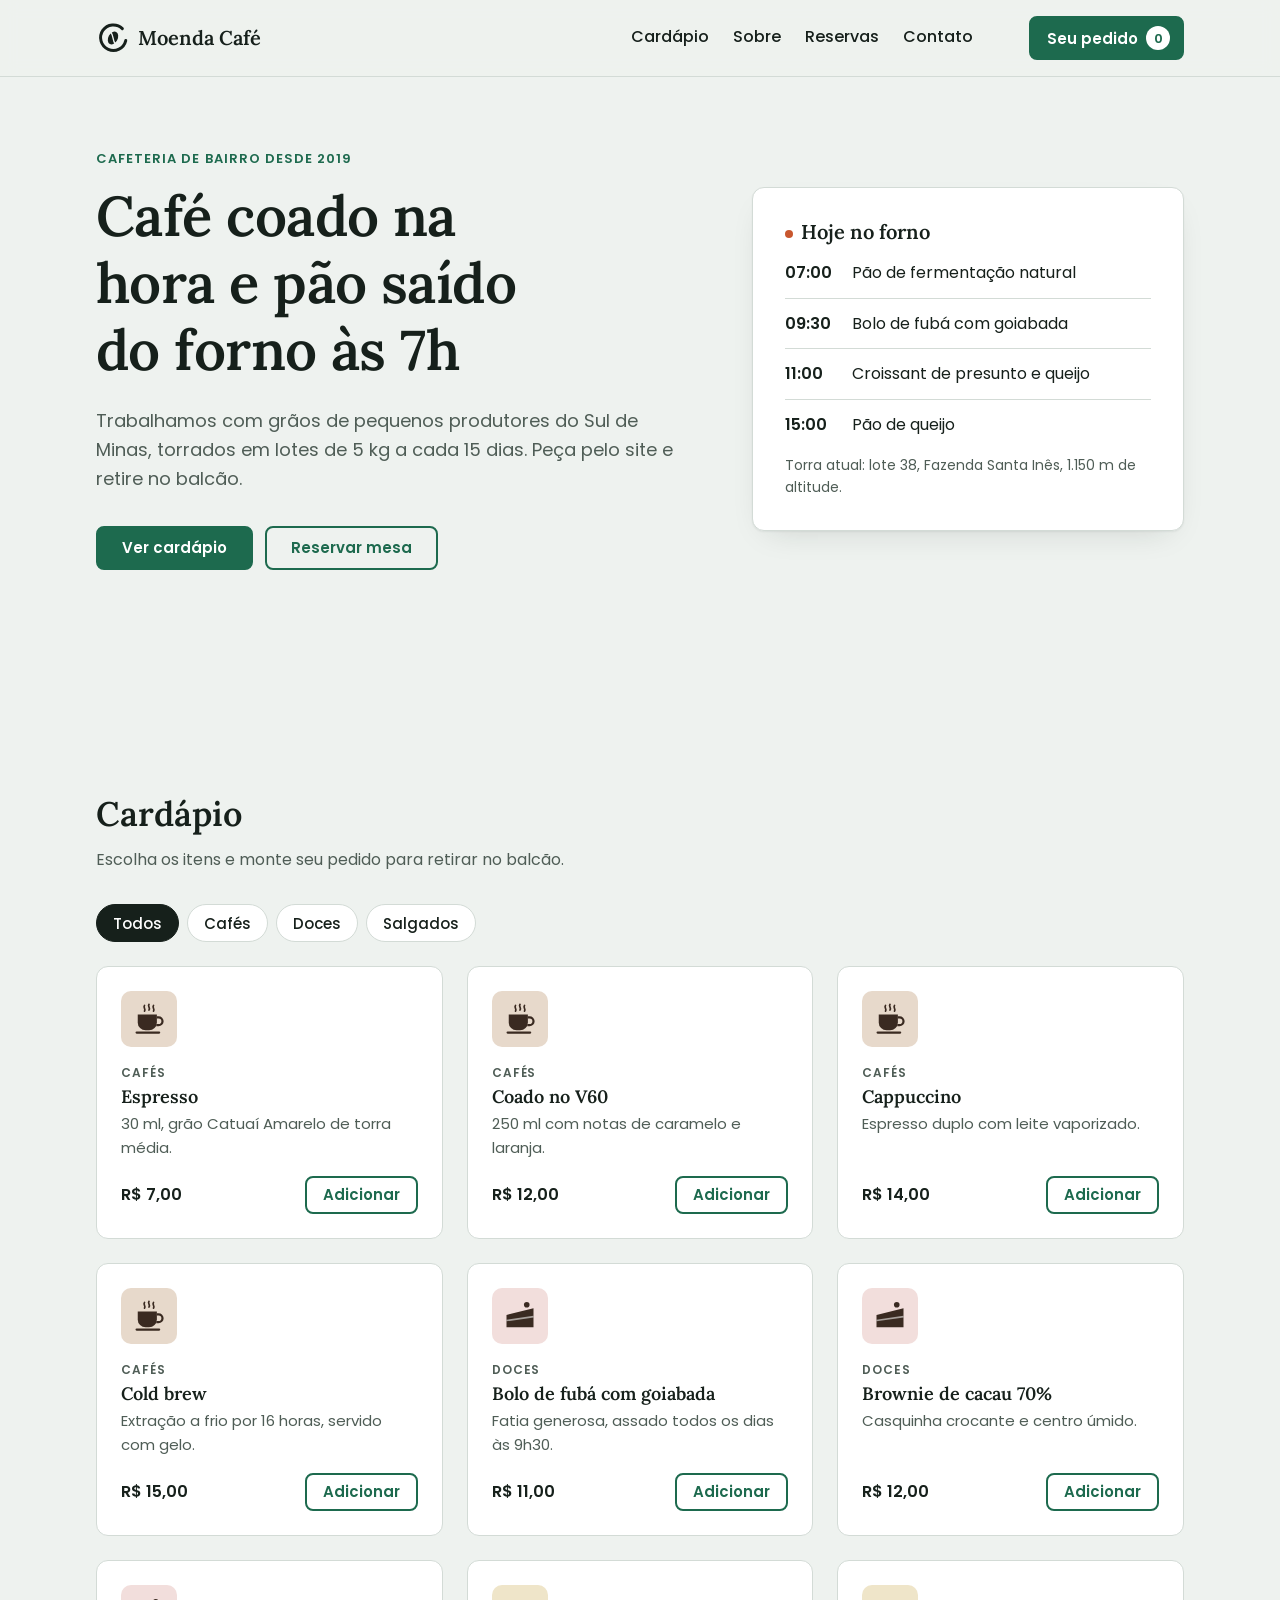
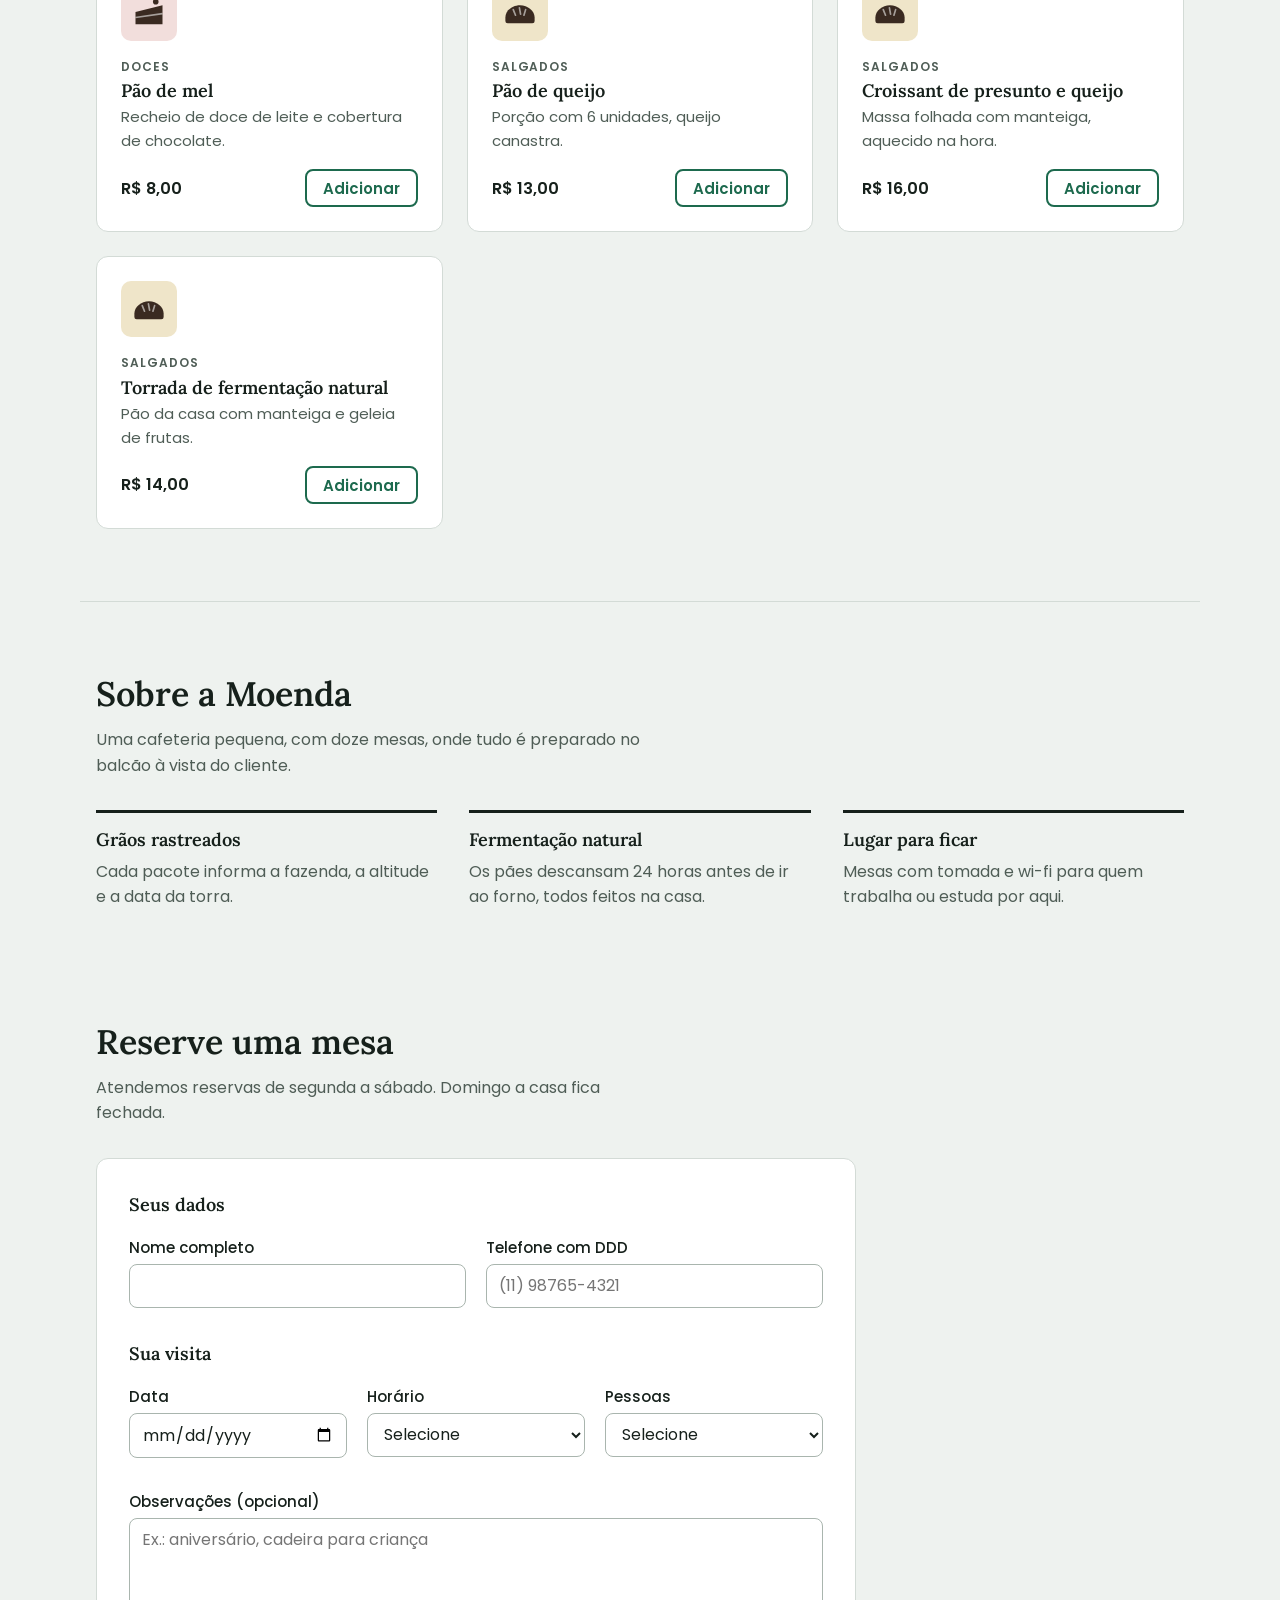
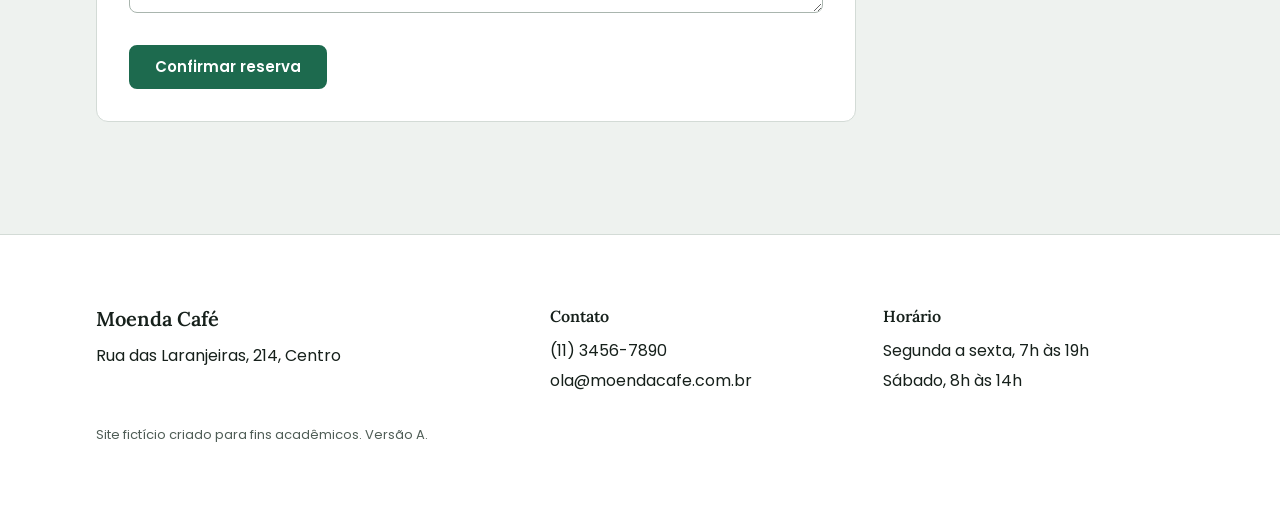
<file: index.html>
<!doctype html>
<html lang="pt-BR">
<head>
<meta charset="utf-8">
<meta name="viewport" content="width=device-width, initial-scale=1">
<title>Moenda Café</title>
<meta name="robots" content="noindex">
<style>
  body { margin: 0; min-height: 100vh; display: grid; place-items: center;
         font: 16px/1.5 system-ui, -apple-system, "Segoe UI", Roboto, sans-serif;
         background: #F4F4F2; color: #222; padding: 16px; box-sizing: border-box; }
  p { margin: 0; }
</style>
<script>
  /* Sorteia a versão do site (A ou B) para cada participante.
     - O sorteio fica guardado no navegador, então quem recarregar
       a página continua na mesma versão.
     - Para forçar uma versão, use ?v=a ou ?v=b no endereço. */
  (function () {
    var v = (new URLSearchParams(location.search).get("v") || "").toLowerCase();
    if (v !== "a" && v !== "b") {
      try { v = localStorage.getItem("moenda-versao") || ""; } catch (e) {}
    }
    if (v !== "a" && v !== "b") v = Math.random() < 0.5 ? "a" : "b";
    try { localStorage.setItem("moenda-versao", v); } catch (e) {}
    location.replace(v + "/");
  })();
</script>
</head>
<body>
  <p>Abrindo o site da Moenda Café…</p>
  <noscript><p><a href="a/">Abrir o site</a></p></noscript>
</body>
</html>
</file>
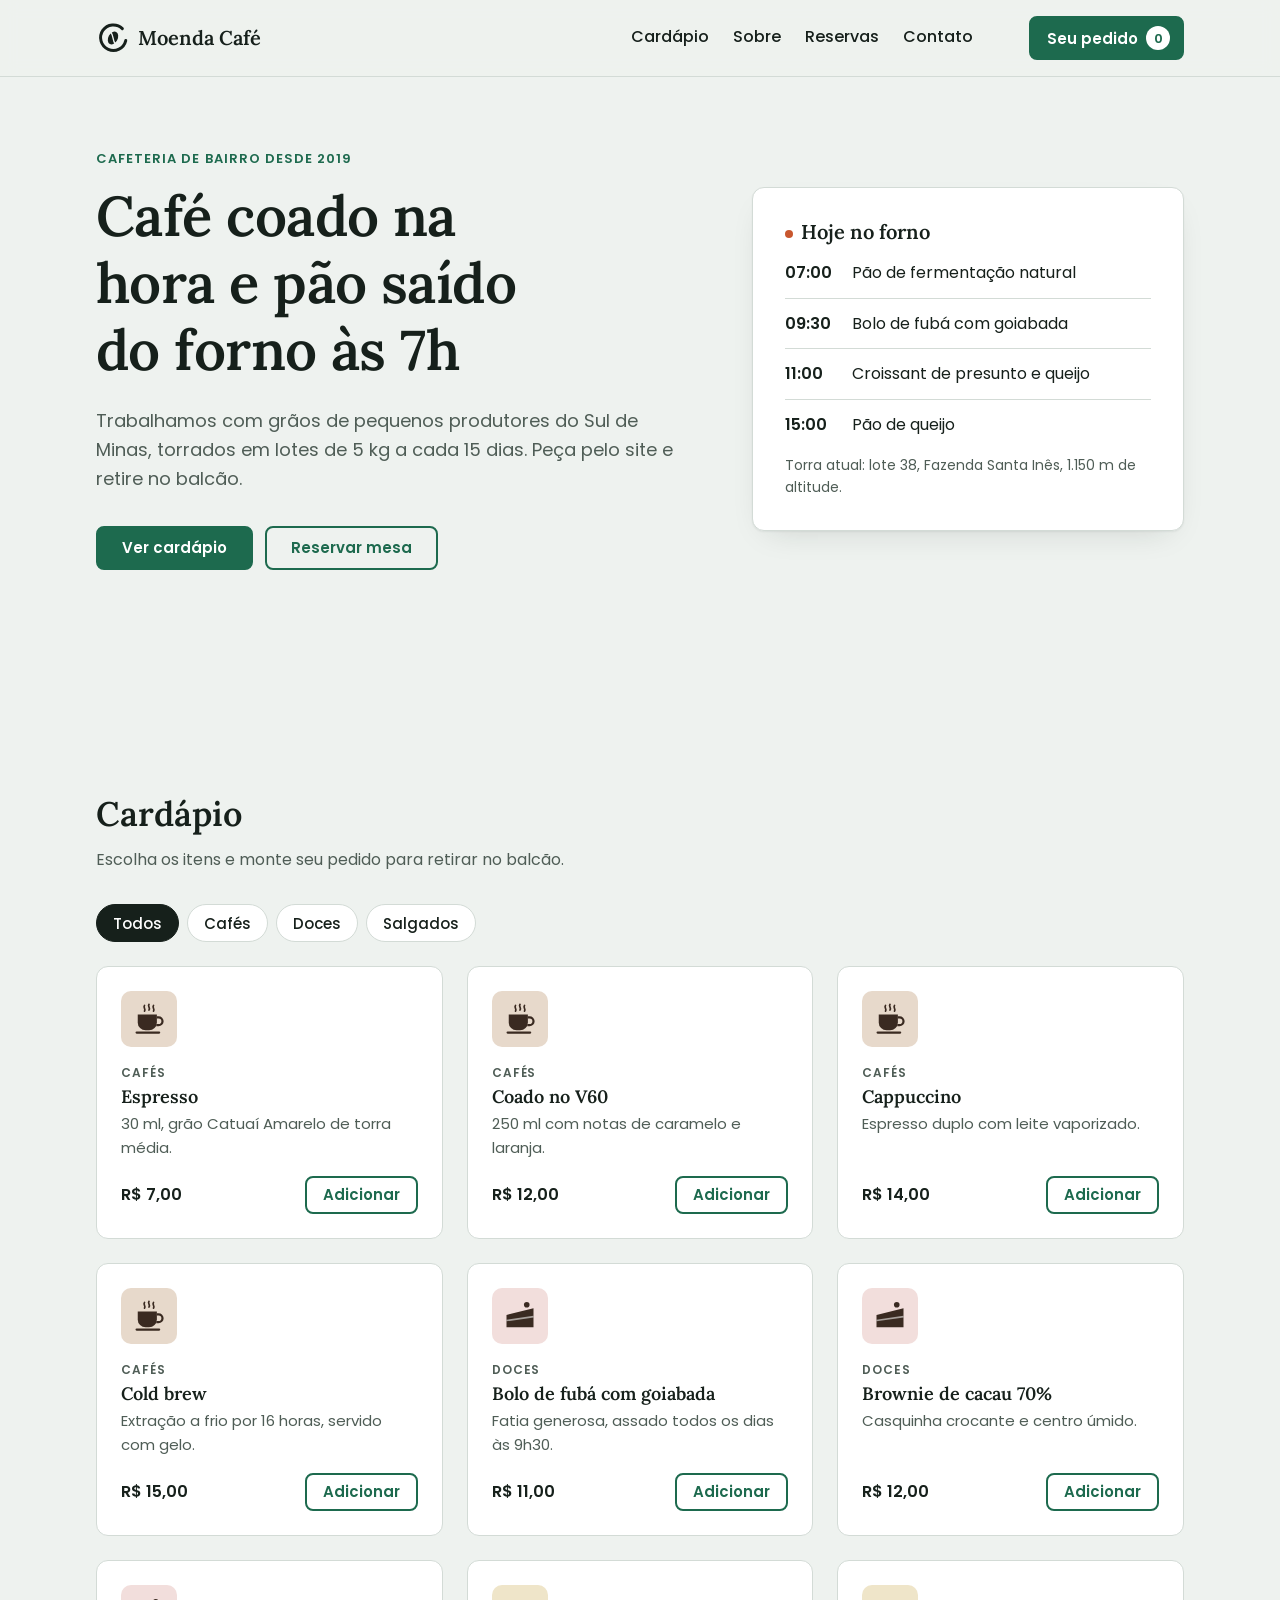
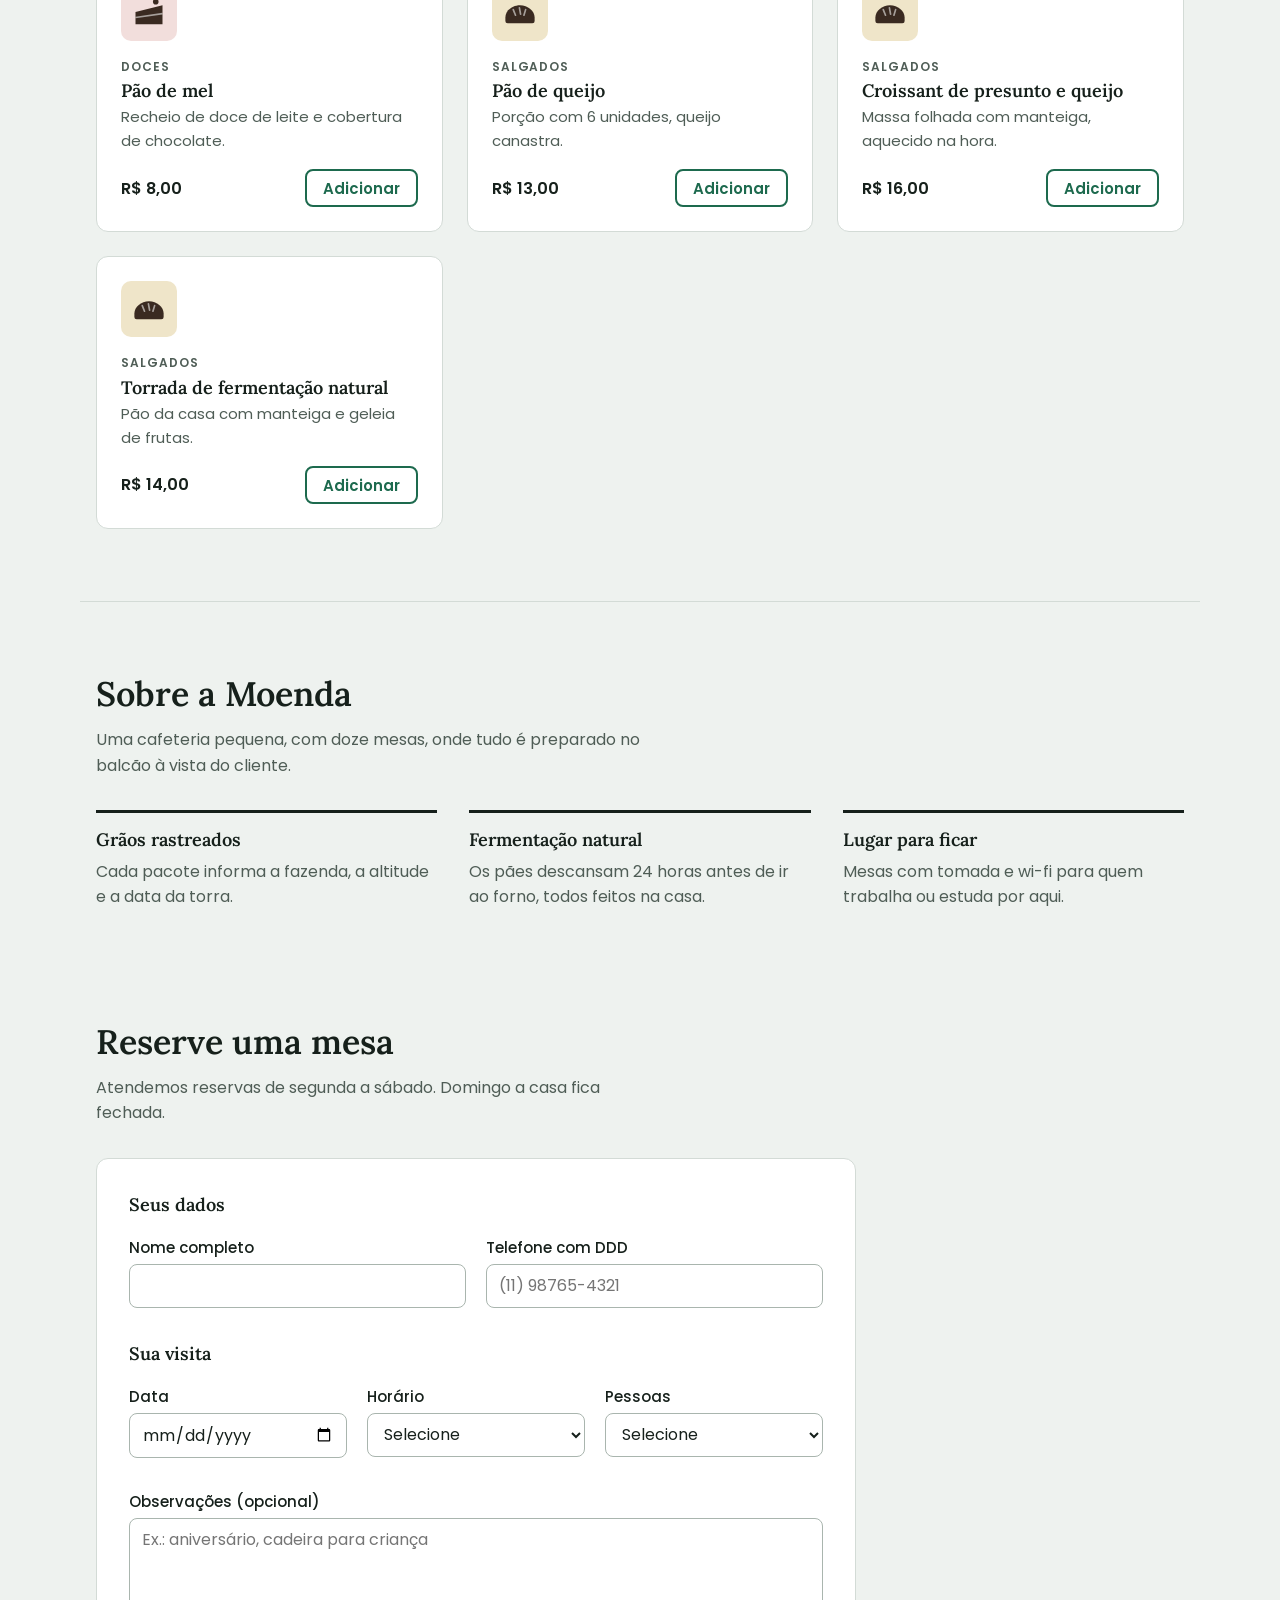
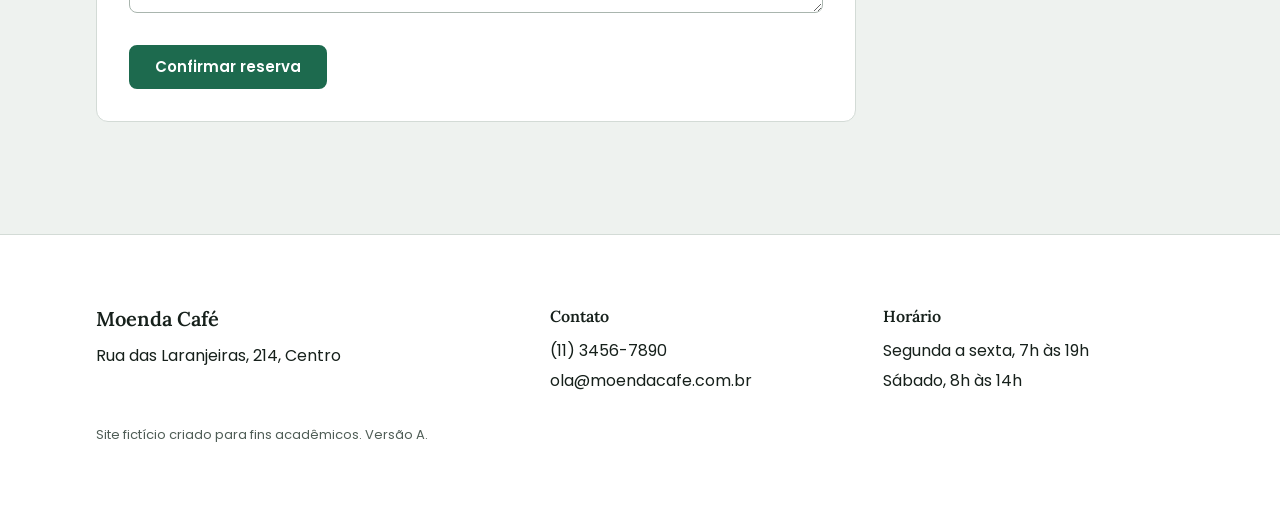
<file: a/index.html>
<!doctype html>
<html lang="pt-BR">
<head>
<meta charset="utf-8">
<meta name="viewport" content="width=device-width, initial-scale=1, viewport-fit=cover">
<title>Moenda Café</title>
<meta name="claude:viewport-fit-sides" content="cover">
<meta name="description" content="Site fictício da Moenda Café, desenvolvido para um TCC sobre Gestalt no design de UX/UI.">
<link rel="preconnect" href="https://fonts.googleapis.com">
<link rel="preconnect" href="https://fonts.gstatic.com" crossorigin>
<link rel="stylesheet" href="https://fonts.googleapis.com/css2?family=Lora:wght@600&family=Poppins:wght@400;500;600&display=swap">
<link rel="stylesheet" href="css/1-estrutura-proximidade.css">
<link rel="stylesheet" href="css/2-semelhanca-regiao.css">
<link rel="stylesheet" href="css/3-figura-fundo-hierarquia.css">
<script type="text/javascript">
    (function(c,l,a,r,i,t,y){
        c[a]=c[a]||function(){(c[a].q=c[a].q||[]).push(arguments)};
        t=l.createElement(r);t.async=1;t.src="https://www.clarity.ms/tag/"+i;
        y=l.getElementsByTagName(r)[0];y.parentNode.insertBefore(t,y);
    })(window, document, "clarity", "script", "zb5j0ti034");
    clarity("set", "versao", "A");
</script>
</head>
<body>

<a class="pular" href="#cardapio">Pular para o cardápio</a>

<header class="topo">
  <div class="topo-in">
    <a class="marca" href="#inicio" aria-label="Moenda Café, início">
      <svg class="logo" width="34" height="34" viewBox="0 0 40 40" aria-hidden="true">
        <path d="M31 9 A15 15 0 1 0 35 23" fill="none" stroke="currentColor" stroke-width="3.5" stroke-linecap="round"/>
        <ellipse cx="20" cy="20" rx="5.5" ry="8" transform="rotate(28 20 20)" fill="currentColor"/>
        <path class="logo-fenda" d="M17.5 13.5 C21 17 19 22 22.5 26.5" fill="none" stroke-width="1.6" stroke-linecap="round"/>
      </svg>
      <span class="marca-nome">Moenda Café</span>
    </a>
    <nav class="menu" aria-label="Principal">
      <a href="#cardapio">Cardápio</a>
      <a href="#sobre">Sobre</a>
      <a href="#reserva">Reservas</a>
      <a href="#contato">Contato</a>
    </nav>
    <button type="button" class="btn-pedido" id="abrir-pedido" aria-controls="painel-pedido" aria-expanded="false">
      Seu pedido <span class="contador" id="contador">0</span>
    </button>
  </div>
</header>

<main>
  <section id="inicio" class="hero">
    <div class="hero-in">
      <div class="hero-texto">
        <p class="sobretitulo">Cafeteria de bairro desde 2019</p>
        <h1>Café coado na hora e pão saído do forno às 7h</h1>
        <p class="hero-lead">Trabalhamos com grãos de pequenos produtores do Sul de Minas, torrados em lotes de 5 kg a cada 15 dias. Peça pelo site e retire no balcão.</p>
        <div class="hero-acoes">
          <a class="btn btn-primario" href="#cardapio">Ver cardápio</a>
          <a class="btn btn-secundario" href="#reserva">Reservar mesa</a>
        </div>
      </div>
      <aside class="forno" aria-label="Fornadas de hoje">
        <h2 class="forno-titulo">Hoje no forno</h2>
        <ol class="forno-lista">
          <li><span class="forno-hora">07:00</span> <span>Pão de fermentação natural</span></li>
          <li><span class="forno-hora">09:30</span> <span>Bolo de fubá com goiabada</span></li>
          <li><span class="forno-hora">11:00</span> <span>Croissant de presunto e queijo</span></li>
          <li><span class="forno-hora">15:00</span> <span>Pão de queijo</span></li>
        </ol>
        <p class="forno-nota">Torra atual: lote 38, Fazenda Santa Inês, 1.150 m de altitude.</p>
      </aside>
    </div>
  </section>

  <section id="cardapio" class="secao cardapio">
    <div class="secao-in">
      <div class="secao-cab">
        <h2>Cardápio</h2>
        <p>Escolha os itens e monte seu pedido para retirar no balcão.</p>
      </div>
      <div class="filtros" role="group" aria-label="Filtrar cardápio">
        <button type="button" class="filtro ativo" data-filtro="todos" aria-pressed="true">Todos</button>
        <button type="button" class="filtro" data-filtro="cafes" aria-pressed="false">Cafés</button>
        <button type="button" class="filtro" data-filtro="doces" aria-pressed="false">Doces</button>
        <button type="button" class="filtro" data-filtro="salgados" aria-pressed="false">Salgados</button>
      </div>
      <ul class="produtos" id="produtos"></ul>
    </div>
  </section>

  <section id="sobre" class="secao sobre">
    <div class="secao-in">
      <div class="secao-cab">
        <h2>Sobre a Moenda</h2>
        <p>Uma cafeteria pequena, com doze mesas, onde tudo é preparado no balcão à vista do cliente.</p>
      </div>
      <ul class="diferenciais">
        <li>
          <h3>Grãos rastreados</h3>
          <p>Cada pacote informa a fazenda, a altitude e a data da torra.</p>
        </li>
        <li>
          <h3>Fermentação natural</h3>
          <p>Os pães descansam 24 horas antes de ir ao forno, todos feitos na casa.</p>
        </li>
        <li>
          <h3>Lugar para ficar</h3>
          <p>Mesas com tomada e wi-fi para quem trabalha ou estuda por aqui.</p>
        </li>
      </ul>
    </div>
  </section>

  <section id="reserva" class="secao reserva">
    <div class="secao-in">
      <div class="secao-cab">
        <h2>Reserve uma mesa</h2>
        <p>Atendemos reservas de segunda a sábado. Domingo a casa fica fechada.</p>
      </div>
      <form id="form-reserva" class="form" novalidate data-clarity-mask="True">
        <fieldset class="grupo">
          <legend>Seus dados</legend>
          <div class="campo">
            <label for="nome">Nome completo</label>
            <input id="nome" name="nome" type="text" autocomplete="name" aria-describedby="erro-nome">
            <p class="erro" id="erro-nome"></p>
          </div>
          <div class="campo">
            <label for="telefone">Telefone com DDD</label>
            <input id="telefone" name="telefone" type="tel" autocomplete="tel" inputmode="tel" placeholder="(11) 98765-4321" aria-describedby="erro-telefone">
            <p class="erro" id="erro-telefone"></p>
          </div>
        </fieldset>
        <fieldset class="grupo">
          <legend>Sua visita</legend>
          <div class="campo">
            <label for="data">Data</label>
            <input id="data" name="data" type="date" aria-describedby="erro-data">
            <p class="erro" id="erro-data"></p>
          </div>
          <div class="campo">
            <label for="horario">Horário</label>
            <select id="horario" name="horario" aria-describedby="erro-horario">
              <option value="">Selecione</option>
              <option>08:00</option><option>09:00</option><option>10:00</option><option>11:00</option>
              <option>12:00</option><option>13:00</option><option>14:00</option><option>15:00</option>
              <option>16:00</option><option>17:00</option><option>18:00</option>
            </select>
            <p class="erro" id="erro-horario"></p>
          </div>
          <div class="campo">
            <label for="pessoas">Pessoas</label>
            <select id="pessoas" name="pessoas" aria-describedby="erro-pessoas">
              <option value="">Selecione</option>
              <option>1</option><option>2</option><option>3</option><option>4</option><option>5</option><option>6</option>
            </select>
            <p class="erro" id="erro-pessoas"></p>
          </div>
        </fieldset>
        <div class="campo campo-obs">
          <label for="obs">Observações (opcional)</label>
          <textarea id="obs" name="obs" rows="3" placeholder="Ex.: aniversário, cadeira para criança"></textarea>
        </div>
        <div class="form-acoes">
          <button type="submit" class="btn btn-primario">Confirmar reserva</button>
        </div>
        <p class="reserva-ok" id="reserva-ok" role="status" hidden></p>
      </form>
    </div>
  </section>
</main>

<footer id="contato" class="rodape">
  <div class="rodape-in">
    <div class="rodape-col">
      <h2>Moenda Café</h2>
      <p>Rua das Laranjeiras, 214, Centro</p>
    </div>
    <div class="rodape-col">
      <h3>Contato</h3>
      <p>(11) 3456-7890</p>
      <p>ola@moendacafe.com.br</p>
    </div>
    <div class="rodape-col">
      <h3>Horário</h3>
      <p>Segunda a sexta, 7h às 19h</p>
      <p>Sábado, 8h às 14h</p>
    </div>
    <p class="rodape-nota">Site fictício criado para fins acadêmicos. Versão A.</p>
  </div>
</footer>

<div class="veu" id="veu" hidden></div>
<aside class="painel" id="painel-pedido" aria-label="Seu pedido" hidden>
  <div class="painel-cab">
    <h2>Seu pedido</h2>
    <button type="button" class="fechar" id="fechar-pedido">Fechar</button>
  </div>
  <p class="pedido-vazio" id="pedido-vazio">Seu pedido está vazio. Adicione itens pelo cardápio.</p>
  <ul class="itens" id="itens-pedido"></ul>
  <div class="painel-rodape">
    <div class="total"><span>Total</span><span id="total">R$ 0,00</span></div>
    <button type="button" class="btn btn-primario btn-largo" id="finalizar">Finalizar pedido</button>
    <p class="pedido-ok" id="pedido-ok" role="status" hidden></p>
  </div>
</aside>
<div class="aviso" id="aviso" role="status" aria-live="polite"></div>

<script src="js/app.js"></script>
</body>
</html>
</file>
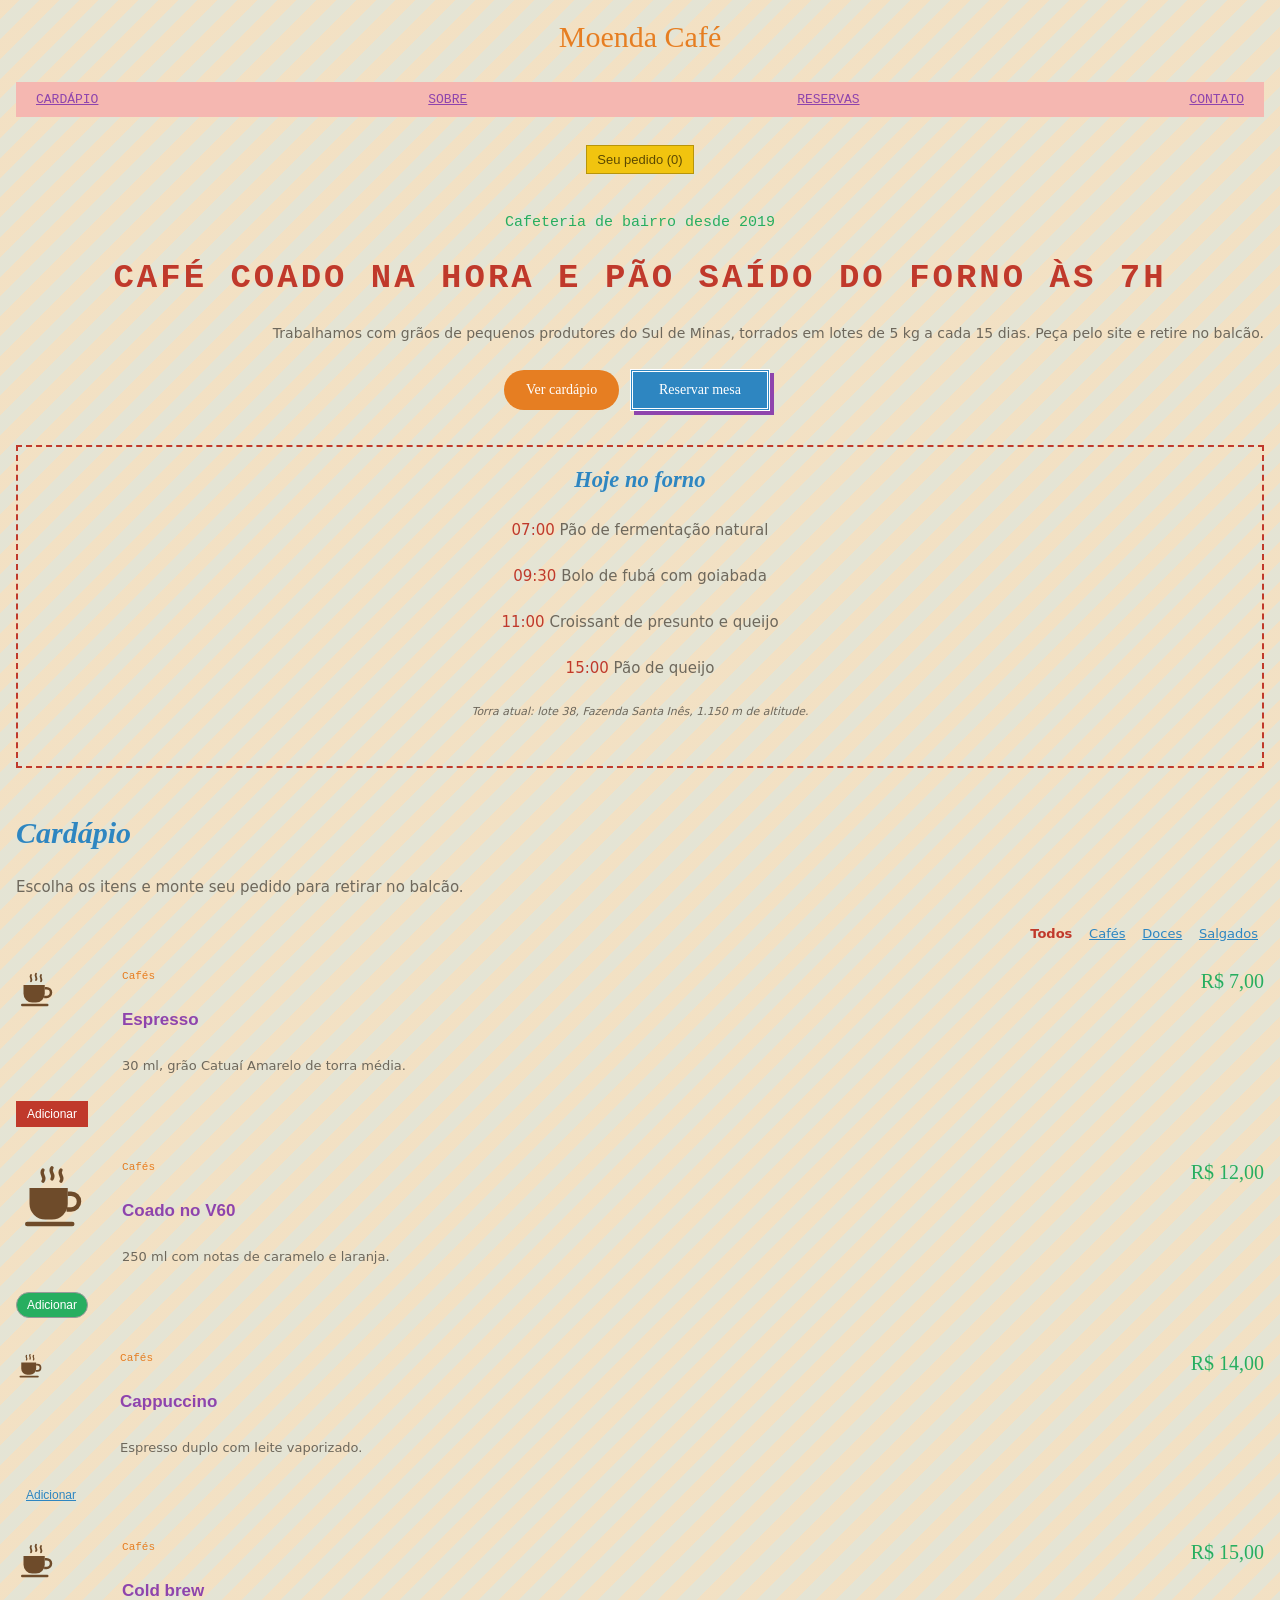
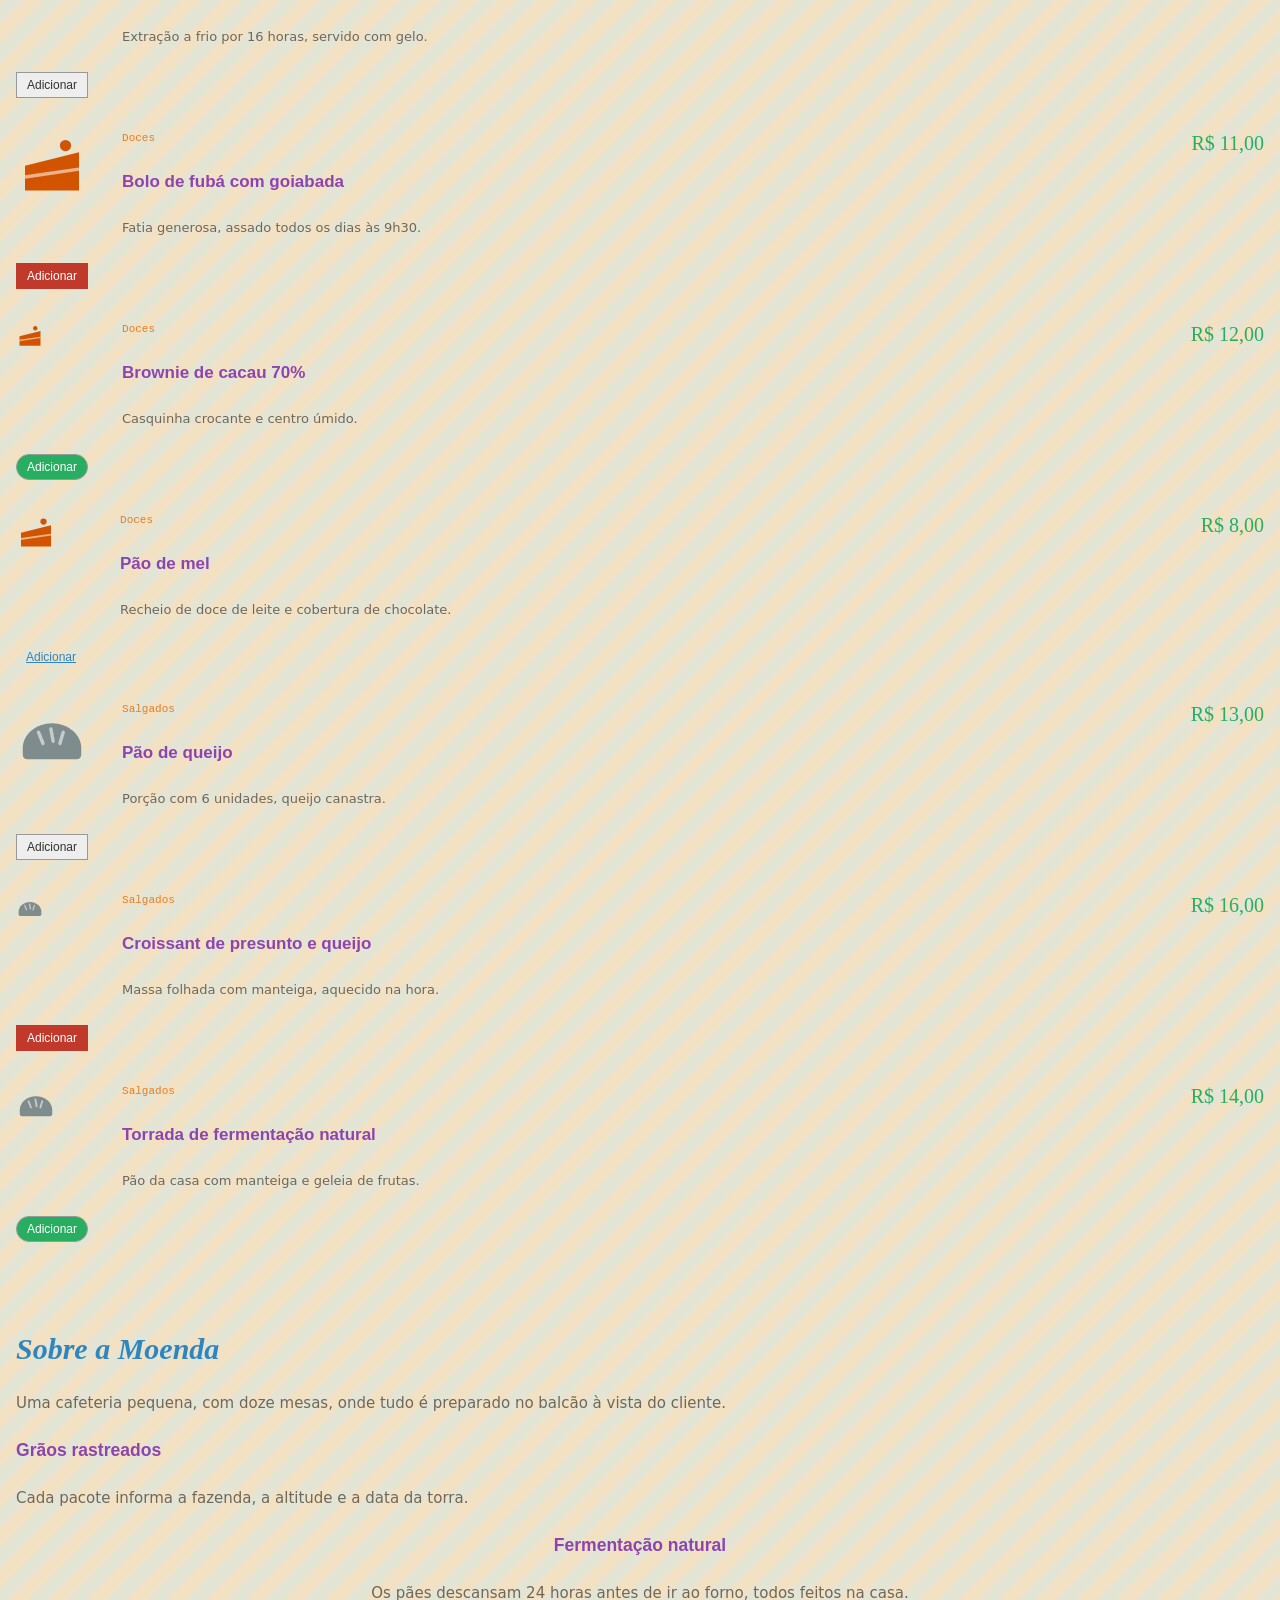
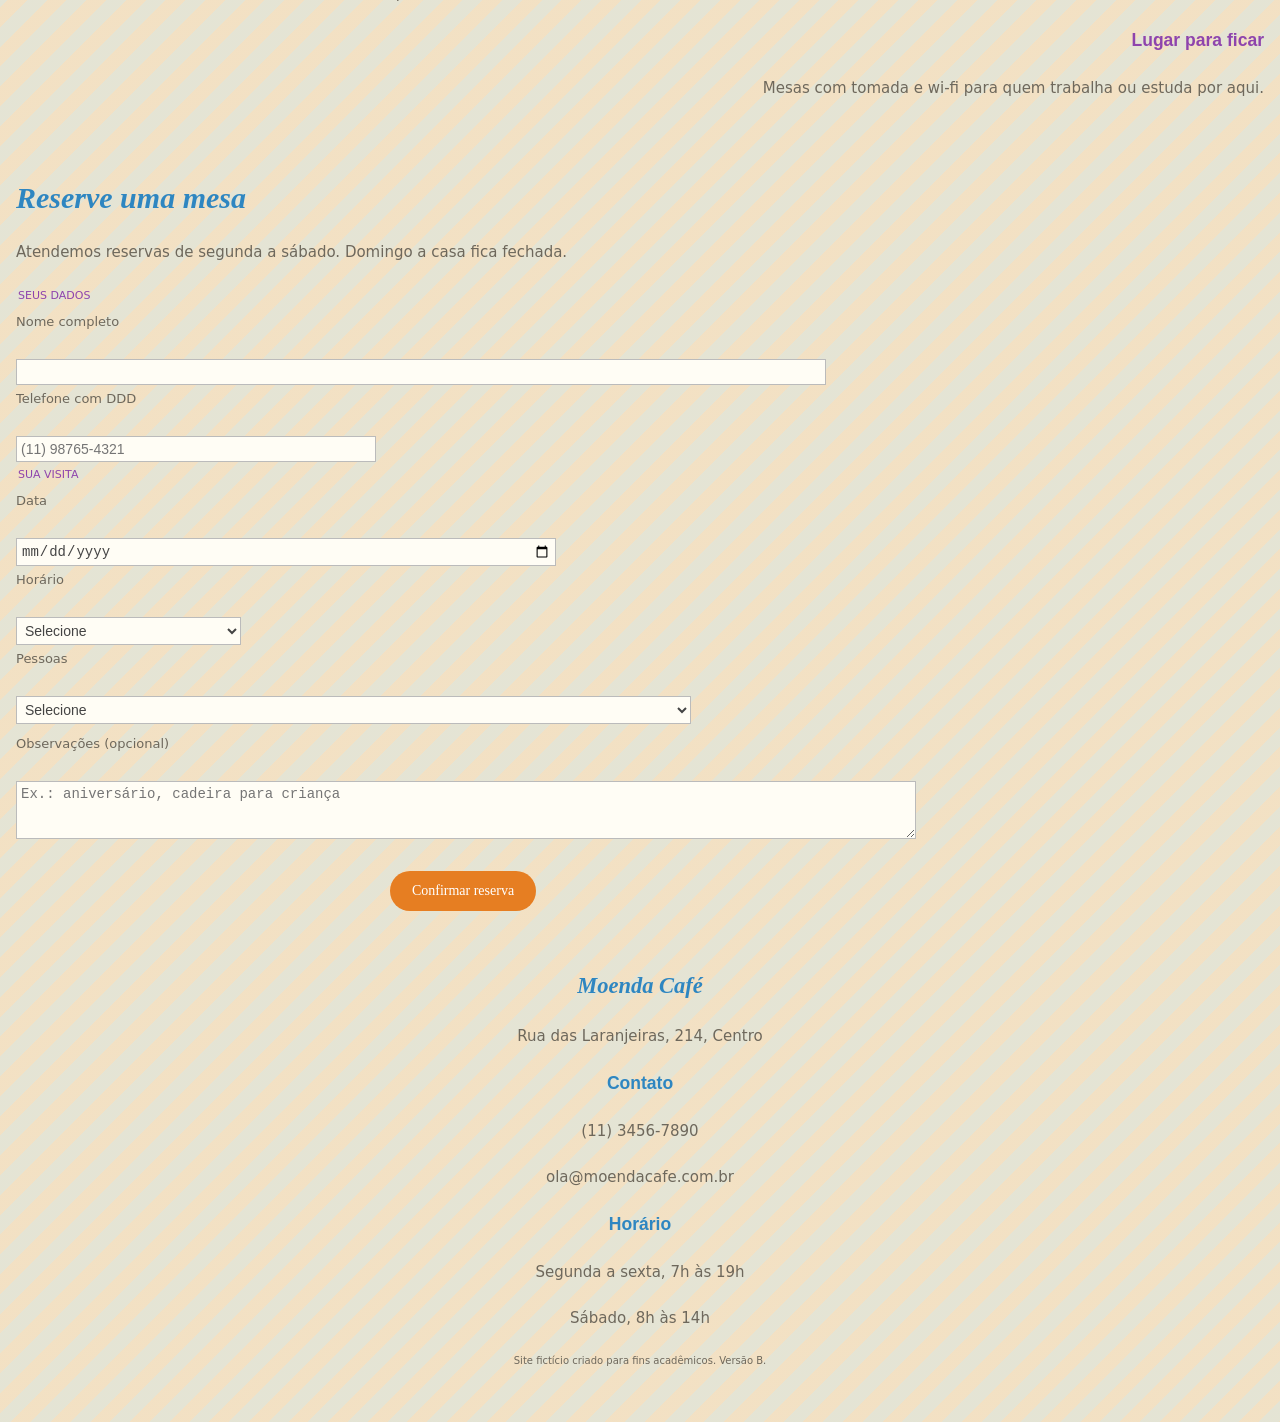
<file: b/index.html>
<!doctype html>
<html lang="pt-BR">
<head>
<meta charset="utf-8">
<meta name="viewport" content="width=device-width, initial-scale=1, viewport-fit=cover">
<title>Moenda Café</title>
<meta name="claude:viewport-fit-sides" content="cover">
<meta name="description" content="Site fictício da Moenda Café, desenvolvido para um TCC sobre Gestalt no design de UX/UI.">

<link rel="stylesheet" href="css/1-cores-fontes.css">
<link rel="stylesheet" href="css/2-layout.css">
<script type="text/javascript">
    (function(c,l,a,r,i,t,y){
        c[a]=c[a]||function(){(c[a].q=c[a].q||[]).push(arguments)};
        t=l.createElement(r);t.async=1;t.src="https://www.clarity.ms/tag/"+i;
        y=l.getElementsByTagName(r)[0];y.parentNode.insertBefore(t,y);
    })(window, document, "clarity", "script", "zb5j0ti034");
    clarity("set", "versao", "B");
</script>
</head>
<body>

<a class="pular" href="#cardapio">Pular para o cardápio</a>

<header class="topo">
  <div class="topo-in">
    <a class="marca" href="#inicio" aria-label="Moenda Café, início">
      <svg class="logo" width="34" height="34" viewBox="0 0 40 40" aria-hidden="true">
        <path d="M31 9 A15 15 0 1 0 35 23" fill="none" stroke="currentColor" stroke-width="3.5" stroke-linecap="round"/>
        <ellipse cx="20" cy="20" rx="5.5" ry="8" transform="rotate(28 20 20)" fill="currentColor"/>
        <path class="logo-fenda" d="M17.5 13.5 C21 17 19 22 22.5 26.5" fill="none" stroke-width="1.6" stroke-linecap="round"/>
      </svg>
      <span class="marca-nome">Moenda Café</span>
    </a>
    <nav class="menu" aria-label="Principal">
      <a href="#cardapio">Cardápio</a>
      <a href="#sobre">Sobre</a>
      <a href="#reserva">Reservas</a>
      <a href="#contato">Contato</a>
    </nav>
    <button type="button" class="btn-pedido" id="abrir-pedido" aria-controls="painel-pedido" aria-expanded="false">
      Seu pedido <span class="contador" id="contador">0</span>
    </button>
  </div>
</header>

<main>
  <section id="inicio" class="hero">
    <div class="hero-in">
      <div class="hero-texto">
        <p class="sobretitulo">Cafeteria de bairro desde 2019</p>
        <h1>Café coado na hora e pão saído do forno às 7h</h1>
        <p class="hero-lead">Trabalhamos com grãos de pequenos produtores do Sul de Minas, torrados em lotes de 5 kg a cada 15 dias. Peça pelo site e retire no balcão.</p>
        <div class="hero-acoes">
          <a class="btn btn-primario" href="#cardapio">Ver cardápio</a>
          <a class="btn btn-secundario" href="#reserva">Reservar mesa</a>
        </div>
      </div>
      <aside class="forno" aria-label="Fornadas de hoje">
        <h2 class="forno-titulo">Hoje no forno</h2>
        <ol class="forno-lista">
          <li><span class="forno-hora">07:00</span> <span>Pão de fermentação natural</span></li>
          <li><span class="forno-hora">09:30</span> <span>Bolo de fubá com goiabada</span></li>
          <li><span class="forno-hora">11:00</span> <span>Croissant de presunto e queijo</span></li>
          <li><span class="forno-hora">15:00</span> <span>Pão de queijo</span></li>
        </ol>
        <p class="forno-nota">Torra atual: lote 38, Fazenda Santa Inês, 1.150 m de altitude.</p>
      </aside>
    </div>
  </section>

  <section id="cardapio" class="secao cardapio">
    <div class="secao-in">
      <div class="secao-cab">
        <h2>Cardápio</h2>
        <p>Escolha os itens e monte seu pedido para retirar no balcão.</p>
      </div>
      <div class="filtros" role="group" aria-label="Filtrar cardápio">
        <button type="button" class="filtro ativo" data-filtro="todos" aria-pressed="true">Todos</button>
        <button type="button" class="filtro" data-filtro="cafes" aria-pressed="false">Cafés</button>
        <button type="button" class="filtro" data-filtro="doces" aria-pressed="false">Doces</button>
        <button type="button" class="filtro" data-filtro="salgados" aria-pressed="false">Salgados</button>
      </div>
      <ul class="produtos" id="produtos"></ul>
    </div>
  </section>

  <section id="sobre" class="secao sobre">
    <div class="secao-in">
      <div class="secao-cab">
        <h2>Sobre a Moenda</h2>
        <p>Uma cafeteria pequena, com doze mesas, onde tudo é preparado no balcão à vista do cliente.</p>
      </div>
      <ul class="diferenciais">
        <li>
          <h3>Grãos rastreados</h3>
          <p>Cada pacote informa a fazenda, a altitude e a data da torra.</p>
        </li>
        <li>
          <h3>Fermentação natural</h3>
          <p>Os pães descansam 24 horas antes de ir ao forno, todos feitos na casa.</p>
        </li>
        <li>
          <h3>Lugar para ficar</h3>
          <p>Mesas com tomada e wi-fi para quem trabalha ou estuda por aqui.</p>
        </li>
      </ul>
    </div>
  </section>

  <section id="reserva" class="secao reserva">
    <div class="secao-in">
      <div class="secao-cab">
        <h2>Reserve uma mesa</h2>
        <p>Atendemos reservas de segunda a sábado. Domingo a casa fica fechada.</p>
      </div>
      <form id="form-reserva" class="form" novalidate data-clarity-mask="True">
        <fieldset class="grupo">
          <legend>Seus dados</legend>
          <div class="campo">
            <label for="nome">Nome completo</label>
            <input id="nome" name="nome" type="text" autocomplete="name" aria-describedby="erro-nome">
            <p class="erro" id="erro-nome"></p>
          </div>
          <div class="campo">
            <label for="telefone">Telefone com DDD</label>
            <input id="telefone" name="telefone" type="tel" autocomplete="tel" inputmode="tel" placeholder="(11) 98765-4321" aria-describedby="erro-telefone">
            <p class="erro" id="erro-telefone"></p>
          </div>
        </fieldset>
        <fieldset class="grupo">
          <legend>Sua visita</legend>
          <div class="campo">
            <label for="data">Data</label>
            <input id="data" name="data" type="date" aria-describedby="erro-data">
            <p class="erro" id="erro-data"></p>
          </div>
          <div class="campo">
            <label for="horario">Horário</label>
            <select id="horario" name="horario" aria-describedby="erro-horario">
              <option value="">Selecione</option>
              <option>08:00</option><option>09:00</option><option>10:00</option><option>11:00</option>
              <option>12:00</option><option>13:00</option><option>14:00</option><option>15:00</option>
              <option>16:00</option><option>17:00</option><option>18:00</option>
            </select>
            <p class="erro" id="erro-horario"></p>
          </div>
          <div class="campo">
            <label for="pessoas">Pessoas</label>
            <select id="pessoas" name="pessoas" aria-describedby="erro-pessoas">
              <option value="">Selecione</option>
              <option>1</option><option>2</option><option>3</option><option>4</option><option>5</option><option>6</option>
            </select>
            <p class="erro" id="erro-pessoas"></p>
          </div>
        </fieldset>
        <div class="campo campo-obs">
          <label for="obs">Observações (opcional)</label>
          <textarea id="obs" name="obs" rows="3" placeholder="Ex.: aniversário, cadeira para criança"></textarea>
        </div>
        <div class="form-acoes">
          <button type="submit" class="btn btn-primario">Confirmar reserva</button>
        </div>
        <p class="reserva-ok" id="reserva-ok" role="status" hidden></p>
      </form>
    </div>
  </section>
</main>

<footer id="contato" class="rodape">
  <div class="rodape-in">
    <div class="rodape-col">
      <h2>Moenda Café</h2>
      <p>Rua das Laranjeiras, 214, Centro</p>
    </div>
    <div class="rodape-col">
      <h3>Contato</h3>
      <p>(11) 3456-7890</p>
      <p>ola@moendacafe.com.br</p>
    </div>
    <div class="rodape-col">
      <h3>Horário</h3>
      <p>Segunda a sexta, 7h às 19h</p>
      <p>Sábado, 8h às 14h</p>
    </div>
    <p class="rodape-nota">Site fictício criado para fins acadêmicos. Versão B.</p>
  </div>
</footer>

<div class="veu" id="veu" hidden></div>
<aside class="painel" id="painel-pedido" aria-label="Seu pedido" hidden>
  <div class="painel-cab">
    <h2>Seu pedido</h2>
    <button type="button" class="fechar" id="fechar-pedido">Fechar</button>
  </div>
  <p class="pedido-vazio" id="pedido-vazio">Seu pedido está vazio. Adicione itens pelo cardápio.</p>
  <ul class="itens" id="itens-pedido"></ul>
  <div class="painel-rodape">
    <div class="total"><span>Total</span><span id="total">R$ 0,00</span></div>
    <button type="button" class="btn btn-primario btn-largo" id="finalizar">Finalizar pedido</button>
    <p class="pedido-ok" id="pedido-ok" role="status" hidden></p>
  </div>
</aside>
<div class="aviso" id="aviso" role="status" aria-live="polite"></div>

<script src="js/app.js"></script>
</body>
</html>
</file>
<file: a/css/1-estrutura-proximidade.css>
/* ============================================================
   ETAPA 1 — Estrutura, tipografia e PROXIMIDADE
   Layout: uma coluna central de 1120px, seções empilhadas e
   separadas por grandes respiros; dentro delas, distâncias
   pequenas unem o que pertence ao mesmo grupo.
   ============================================================ */
:root {
  /* Cores (poucas, com uma única cor reservada para ações) */
  --fundo: #EEF2EF;        /* verde-acinzentado claro */
  --superficie: #FFFFFF;
  --tinta: #16201B;        /* texto principal */
  --suave: #4F5D56;        /* texto secundário (contraste 6,1:1 sobre o fundo) */
  --linha: #D3DBD6;
  --acento: #1D6A4E;       /* apenas para ações clicáveis */
  --acento-escuro: #145039;
  --acento-claro: #DCEDE4;
  --cafe: #E7D9CB;  --doce: #F2DEDC;  --salgado: #EFE5C9;
  --icone: #3A2A21;
  --erro: #A3261B;

  /* Tipografia: uma serifada para títulos e uma sem serifa para o resto */
  --f-titulo: "Lora", "Bitstream Charter", Georgia, serif;
  --f-texto: "Poppins", "Liberation Sans", Arial, sans-serif;

  /* Escala de espaçamento (base 8px): quanto menor o número,
     mais forte a relação entre os elementos */
  --e1: 4px; --e2: 8px; --e3: 12px; --e4: 16px; --e5: 24px;
  --e6: 32px; --e7: 48px; --e8: 72px; --e9: 112px;
  --largura: 1120px;
}

*, *::before, *::after { box-sizing: border-box; }
[hidden] { display: none !important; }
html { scroll-behavior: smooth; scroll-padding-top: 88px; }
@media (prefers-reduced-motion: reduce) { html { scroll-behavior: auto; } }

body {
  margin: 0;
  background: var(--fundo);
  color: var(--tinta);
  font-family: var(--f-texto);
  font-size: 16px;
  line-height: 1.6;
}

h1, h2, h3 { font-family: var(--f-titulo); line-height: 1.2; margin: 0; text-wrap: balance; }
h1 { font-size: clamp(2rem, 4.6vw, 3.25rem); font-weight: 600; }
h2 { font-size: clamp(1.6rem, 3vw, 2.125rem); font-weight: 600; }
h3 { font-size: 1.125rem; font-weight: 600; }
p { margin: 0; }
ul, ol { margin: 0; padding: 0; list-style: none; }
img, svg { max-width: 100%; }

.pular { position: absolute; left: -999px; }
.pular:focus { left: 16px; top: 16px; z-index: 50; background: var(--superficie); padding: var(--e2) var(--e4); }

/* Contêiner padrão: mesma largura e mesmas margens laterais
   em todas as seções (alinhamento = continuidade) */
.topo-in, .hero-in, .secao-in, .rodape-in {
  max-width: var(--largura);
  margin: 0 auto;
  padding-left: max(16px, env(safe-area-inset-left, 0px));
  padding-right: max(16px, env(safe-area-inset-right, 0px));
}

/* Cabeçalho: marca à esquerda, menu agrupado ao centro e
   o pedido isolado à direita (função diferente = distância maior) */
.topo-in { display: flex; align-items: center; gap: var(--e6); padding-block: var(--e4); }
.marca { display: flex; align-items: center; gap: var(--e2); color: var(--tinta); text-decoration: none; }
.logo { width: 34px; height: 34px; }
.logo-fenda { stroke: var(--fundo); }
.marca-nome { font-family: var(--f-titulo); font-size: 1.25rem; font-weight: 600; }
.menu { display: flex; gap: var(--e5); margin-left: auto; }
.menu a { color: var(--tinta); text-decoration: none; font-weight: 500; }
.btn-pedido { margin-left: var(--e5); }

/* Seções: 112px entre blocos, 12px entre título e subtítulo */
.hero { padding-block: var(--e8) var(--e9); }
.hero-in { display: grid; grid-template-columns: minmax(0, 1.35fr) minmax(0, 1fr); gap: var(--e8); align-items: center; }
.hero-texto { display: grid; gap: var(--e5); }
.hero-texto h1 { margin-top: calc(-1 * var(--e3)); }
.sobretitulo { font-size: .8125rem; font-weight: 600; letter-spacing: .08em; text-transform: uppercase; color: var(--suave); }
.hero-lead { font-size: 1.125rem; color: var(--suave); max-width: 34em; }
.hero-acoes { display: flex; flex-wrap: wrap; gap: var(--e3); margin-top: var(--e2); }

.forno { display: grid; gap: var(--e4); }
.forno-titulo { font-size: 1.25rem; }
.forno-lista { display: grid; gap: var(--e3); }
.forno-lista li { display: flex; gap: var(--e4); align-items: baseline; }
.forno-hora { font-variant-numeric: tabular-nums; font-weight: 600; min-width: 3.2em; }
.forno-nota { font-size: .875rem; color: var(--suave); }

.secao { padding-block: var(--e9) 0; }
.secao:last-of-type { padding-bottom: var(--e9); }
.secao-cab { display: grid; gap: var(--e3); margin-bottom: var(--e6); max-width: 40em; }
.secao-cab p { color: var(--suave); }

/* Filtros juntos, logo acima da grade que controlam */
.filtros { display: flex; flex-wrap: wrap; gap: var(--e2); margin-bottom: var(--e5); }

/* Produtos: nome, descrição e preço próximos dentro de cada item;
   espaço maior entre um item e outro */
.produtos { display: grid; grid-template-columns: repeat(auto-fill, minmax(260px, 1fr)); gap: var(--e5); }
.produto { display: flex; flex-direction: column; gap: var(--e4); }
.produto-icone { width: 56px; height: 56px; }
.produto-icone svg { width: 100%; height: 100%; }
.produto-texto { display: grid; gap: var(--e1); }
.produto-cat { font-size: .75rem; letter-spacing: .08em; text-transform: uppercase; color: var(--suave); font-weight: 600; }
.produto-desc { font-size: .9375rem; color: var(--suave); }
.produto-rodape { display: flex; align-items: center; justify-content: space-between; gap: var(--e3); margin-top: auto; }
.produto-preco { font-weight: 600; font-variant-numeric: tabular-nums; }

.diferenciais { display: grid; grid-template-columns: repeat(3, minmax(0, 1fr)); gap: var(--e6); }
.diferenciais li { display: grid; gap: var(--e2); align-content: start; }
.diferenciais p { color: var(--suave); }

/* Formulário: rótulo colado ao campo (4px), campos separados
   por 20px e grupos temáticos separados por 32px */
.form { display: grid; gap: var(--e6); max-width: 760px; }
.grupo { border: 0; margin: 0; padding: 0; display: grid; gap: 20px; grid-template-columns: repeat(auto-fit, minmax(180px, 1fr)); }
.grupo legend { font-family: var(--f-titulo); font-size: 1.125rem; font-weight: 600; padding: 0; margin-bottom: var(--e4); }
.campo { display: grid; gap: var(--e1); align-content: start; }
.campo label { font-weight: 500; font-size: .9375rem; }
.campo input, .campo select, .campo textarea { font: inherit; width: 100%; min-width: 0; }
.erro { font-size: .875rem; color: var(--erro); min-height: 0; }
.erro:empty { display: none; }
.form-acoes { display: flex; }

.rodape { padding-block: var(--e8); }
.rodape-in { display: grid; grid-template-columns: 1.4fr 1fr 1fr; gap: var(--e6); }
.rodape-col { display: grid; gap: var(--e1); align-content: start; }
.rodape-col h2 { font-size: 1.25rem; margin-bottom: var(--e2); }
.rodape-col h3 { font-size: 1rem; margin-bottom: var(--e2); }
.rodape-nota { grid-column: 1 / -1; font-size: .8125rem; color: var(--suave); }

@media (max-width: 860px) {
  .hero-in { grid-template-columns: 1fr; gap: var(--e7); }
  .diferenciais, .rodape-in { grid-template-columns: 1fr; }
  .menu { display: none; }
  .btn-pedido { margin-left: auto; }
  .hero { padding-block: var(--e7) var(--e8); }
  .secao { padding-block: var(--e8) 0; }
}
</file>
<file: a/css/2-semelhanca-regiao.css>
/* ============================================================
   ETAPA 2 — SEMELHANÇA e REGIÃO COMUM
   Elementos de mesma função recebem a mesma aparência;
   conteúdos relacionados ficam dentro de um mesmo limite.
   ============================================================ */

/* Semelhança: todo elemento clicável de ação usa o mesmo
   formato, raio e família de cor */
.btn {
  display: inline-flex; align-items: center; justify-content: center;
  min-height: 44px; padding: 0 var(--e5);
  border-radius: 8px; border: 2px solid var(--acento);
  font: 600 .9375rem/1 var(--f-texto);
  text-decoration: none; cursor: pointer;
}
.btn-primario { background: var(--acento); color: #fff; }
.btn-secundario { background: transparent; color: var(--acento); }
.btn-adicionar { min-height: 38px; padding: 0 var(--e4); background: transparent; color: var(--acento); }
.btn-largo { width: 100%; }

/* O botão do pedido no topo segue a mesma linguagem */
.btn-pedido {
  display: inline-flex; align-items: center; gap: var(--e2);
  min-height: 44px; padding: 0 var(--e3) 0 var(--e4);
  border-radius: 8px; border: 2px solid var(--acento);
  background: var(--acento); color: #fff;
  font: 600 .9375rem/1 var(--f-texto); cursor: pointer;
}
.contador {
  display: inline-grid; place-items: center;
  min-width: 24px; height: 24px; padding: 0 6px; border-radius: 12px;
  background: #fff; color: var(--acento);
  font-size: .8125rem; font-variant-numeric: tabular-nums;
}

/* Filtros: todos iguais entre si e diferentes dos botões de ação */
.filtro {
  min-height: 38px; padding: 0 var(--e4);
  border-radius: 999px; border: 1px solid var(--linha);
  background: var(--superficie); color: var(--tinta);
  font: 500 .9375rem/1 var(--f-texto); cursor: pointer;
}
.filtro.ativo { background: var(--tinta); border-color: var(--tinta); color: #fff; }

/* Região comum: cada produto é um cartão que reúne ícone,
   nome, descrição, preço e botão */
.produto {
  background: var(--superficie);
  border: 1px solid var(--linha);
  border-radius: 12px;
  padding: var(--e5);
}

/* Semelhança por categoria: a mesma cor de fundo no ícone
   identifica cafés, doces e salgados */
.produto-icone { display: grid; place-items: center; border-radius: 10px; color: var(--icone); padding: 10px; }
.produto--cafes .produto-icone { background: var(--cafe); }
.produto--doces .produto-icone { background: var(--doce); }
.produto--salgados .produto-icone { background: var(--salgado); }

/* Região comum no herói: as fornadas do dia formam um bloco próprio */
.forno {
  background: var(--superficie);
  border: 1px solid var(--linha);
  border-radius: 12px;
  padding: var(--e6);
}
.forno-lista li { padding-bottom: var(--e3); border-bottom: 1px solid var(--linha); }
.forno-lista li:last-child { border-bottom: 0; padding-bottom: 0; }

/* Formulário: cada grupo temático fica dentro de um quadro */
.form {
  background: var(--superficie);
  border: 1px solid var(--linha);
  border-radius: 12px;
  padding: var(--e6);
}
.campo input, .campo select, .campo textarea {
  min-height: 44px; padding: var(--e2) var(--e3);
  border: 1px solid #A9B5AE; border-radius: 8px;
  background: var(--superficie); color: var(--tinta);
}
.campo textarea { min-height: 88px; resize: vertical; }

/* Diferenciais com o mesmo tratamento entre si */
.diferenciais li { border-top: 3px solid var(--tinta); padding-top: var(--e4); }

/* Rodapé como faixa própria */
.rodape { background: var(--superficie); border-top: 1px solid var(--linha); }

/* Painel do pedido: região delimitada com itens de mesmo formato */
.painel {
  position: fixed; top: 0; right: 0; bottom: 0; z-index: 40;
  width: min(420px, 100%);
  display: flex; flex-direction: column;
  background: var(--superficie);
  padding: calc(var(--e5) + env(safe-area-inset-top, 0px)) max(var(--e5), env(safe-area-inset-right, 0px)) calc(var(--e5) + env(safe-area-inset-bottom, 0px)) var(--e5);
}
.painel-cab { display: flex; align-items: center; justify-content: space-between; margin-bottom: var(--e5); }
.painel-cab h2 { font-size: 1.5rem; }
.fechar { background: none; border: 0; color: var(--acento); font: 600 .9375rem var(--f-texto); cursor: pointer; padding: var(--e2); }
.itens { display: grid; gap: var(--e3); overflow-y: auto; flex: 1; align-content: start; }
.item {
  display: grid; grid-template-columns: 1fr auto; gap: var(--e2) var(--e4);
  padding: var(--e4); border: 1px solid var(--linha); border-radius: 10px;
}
.item-info { display: grid; gap: 2px; }
.item-nome { font-weight: 600; }
.item-unit { font-size: .8125rem; color: var(--suave); }
.item-qtd { display: flex; align-items: center; gap: var(--e2); }
.qtd-btn {
  width: 32px; height: 32px; border-radius: 8px; border: 1px solid var(--linha);
  background: var(--superficie); color: var(--tinta); font-size: 1.125rem; cursor: pointer;
}
.qtd-num { min-width: 1.5em; text-align: center; font-variant-numeric: tabular-nums; font-weight: 600; }
.item-subtotal { font-weight: 600; font-variant-numeric: tabular-nums; }
.item-remover { justify-self: end; background: none; border: 0; padding: 0; color: var(--suave); text-decoration: underline; cursor: pointer; font: .8125rem var(--f-texto); }
.pedido-vazio { color: var(--suave); }
.painel-rodape { display: grid; gap: var(--e4); padding-top: var(--e5); border-top: 1px solid var(--linha); margin-top: var(--e4); }
.total { display: flex; justify-content: space-between; font-weight: 600; font-size: 1.125rem; font-variant-numeric: tabular-nums; }
</file>
<file: a/css/3-figura-fundo-hierarquia.css>
/* ============================================================
   ETAPA 3 — FIGURA E FUNDO, HIERARQUIA, DESTINO COMUM
   e PREGNÂNCIA (acabamento e estados de interação)
   ============================================================ */

/* Figura e fundo: cabeçalho fixo destacado do conteúdo que rola */
body::before {
  content: ""; position: fixed; inset: 0 0 auto; z-index: 31;
  height: env(safe-area-inset-top, 0px); background: rgba(238, 242, 239, .94);
}
.topo {
  position: sticky; top: env(safe-area-inset-top, 0px); z-index: 30;
  background: rgba(238, 242, 239, .94);
  backdrop-filter: blur(8px);
  border-bottom: 1px solid var(--linha);
}

/* Hierarquia: o título principal domina; o sobretítulo e o
   texto de apoio recuam em tamanho e cor */
.hero h1 { font-size: clamp(2.25rem, 5vw, 3.5rem); letter-spacing: -.01em; }
.sobretitulo { color: var(--acento); }
.forno { box-shadow: 0 1px 2px rgba(22, 32, 27, .06), 0 12px 32px -16px rgba(22, 32, 27, .18); }
.forno-titulo::before {
  content: ""; display: inline-block; width: 8px; height: 8px; border-radius: 50%;
  background: #C8572E; margin-right: var(--e2); vertical-align: middle;
}

/* Interação: estados visíveis e consistentes */
.btn, .filtro, .btn-pedido, .qtd-btn { transition: background-color .15s, color .15s, border-color .15s, transform .15s; }
.btn-primario:hover, .btn-pedido:hover { background: var(--acento-escuro); border-color: var(--acento-escuro); }
.btn-secundario:hover, .btn-adicionar:hover { background: var(--acento-claro); }
.filtro:hover { border-color: var(--tinta); }
.menu a { padding-block: var(--e1); border-bottom: 2px solid transparent; }
.menu a:hover { border-bottom-color: var(--acento); }
.produto { transition: border-color .15s, box-shadow .15s; }
.produto:hover { border-color: #A9B5AE; box-shadow: 0 10px 24px -18px rgba(22, 32, 27, .4); }
.btn:disabled { opacity: .45; cursor: not-allowed; }
:focus-visible { outline: 3px solid #E2A33B; outline-offset: 2px; }

/* Destino comum: quando um item é adicionado, botão do topo
   e contador reagem juntos, ligando a ação ao pedido */
@keyframes pulsar {
  0% { transform: scale(1); }
  35% { transform: scale(1.35); background: #E2A33B; color: var(--tinta); }
  100% { transform: scale(1); }
}
.contador.pulsar { animation: pulsar .45s ease-out; }

/* Figura e fundo: o painel do pedido vira a figura e o
   restante da página recua para o fundo escurecido */
.veu { position: fixed; inset: 0; z-index: 35; background: rgba(16, 24, 20, .5); }
.painel { box-shadow: -24px 0 48px -24px rgba(0, 0, 0, .35); }
@media (prefers-reduced-motion: no-preference) {
  .painel:not([hidden]) { animation: entrar .22s ease-out; }
  @keyframes entrar { from { transform: translateX(24px); opacity: .6; } to { transform: none; opacity: 1; } }
}

/* Mensagens: sucesso em verde, erro em vermelho, sempre junto
   do elemento a que se referem */
.campo.com-erro input, .campo.com-erro select { border-color: var(--erro); background: #FDF3F2; }
.reserva-ok, .pedido-ok {
  padding: var(--e3) var(--e4); border-radius: 8px;
  background: var(--acento-claro); color: var(--acento-escuro); font-weight: 500;
}

/* Aviso flutuante próximo ao botão do pedido (proximidade) */
.aviso {
  position: fixed; z-index: 45;
  top: calc(76px + env(safe-area-inset-top, 0px)); right: max(16px, env(safe-area-inset-right, 0px));
  max-width: min(340px, calc(100% - 32px));
  padding: var(--e3) var(--e4); border-radius: 8px;
  background: var(--tinta); color: #fff; font-size: .9375rem;
  opacity: 0; transform: translateY(-6px); pointer-events: none;
  transition: opacity .2s, transform .2s;
}
.aviso.visivel { opacity: 1; transform: none; }

/* Pregnância: limita a largura dos textos e mantém tudo
   alinhado à mesma grade */
.secao-cab p, .hero-lead { max-width: 36em; }
.sobre .secao-in { border-top: 1px solid var(--linha); padding-top: var(--e8); }
.secao.sobre { padding-top: var(--e8); }

@media (max-width: 560px) {
  .form, .forno { padding: var(--e5); }
  .produto-rodape .btn-adicionar { min-height: 44px; }
  .aviso { top: auto; bottom: calc(16px + env(safe-area-inset-bottom, 0px)); }
}
</file>
<file: b/css/1-cores-fontes.css>
/* ============================================================
   VERSÃO SEM GESTALT — ETAPA 1: cores e fontes
   As escolhas foram feitas elemento por elemento, sem um
   sistema: várias fontes, várias cores e nenhuma cor
   reservada para ações.
   ============================================================ */
:root {
  --bege: #F4ECD6;
  --texto: #6E685C;
  --vermelho: #C0392B;
  --azul: #2E86C1;
  --roxo: #8E44AD;
  --laranja: #E67E22;
  --verde: #27AE60;
  --amarelo: #F1C40F;
  --rosa: #F5B7B1;
}
* { box-sizing: border-box; }
[hidden] { display: none !important; }
body {
  margin: 0;
  color: var(--texto);
  background-color: var(--bege);
  background-image: repeating-linear-gradient(135deg, rgba(230, 126, 34, .10) 0 14px, rgba(46, 134, 193, .08) 14px 28px);
  font-family: Verdana, "DejaVu Sans", sans-serif;
  font-size: 15px;
}
h1 { font-family: "Courier New", Courier, monospace; color: var(--vermelho); text-transform: uppercase; }
h2 { font-family: "Times New Roman", "Liberation Serif", serif; font-style: italic; color: var(--azul); }
h3 { font-family: "Trebuchet MS", "Liberation Sans", Arial, sans-serif; color: var(--roxo); }
a { color: var(--texto); }
.menu a { color: var(--roxo); font-family: "Courier New", Courier, monospace; }
.marca-nome { font-family: "Times New Roman", "Liberation Serif", serif; color: var(--laranja); }
.logo { display: none; }
.sobretitulo { color: var(--verde); font-family: "Courier New", Courier, monospace; }
.forno-hora { color: var(--vermelho); }
.produto-cat { color: var(--laranja); font-family: "Courier New", Courier, monospace; }
.produto-preco { color: var(--verde); font-family: "Times New Roman", "Liberation Serif", serif; }
.produto--cafes .produto-icone { color: #6E4B2A; }
.produto--doces .produto-icone { color: #D35400; }
.produto--salgados .produto-icone { color: #7F8C8D; }
.erro { color: var(--vermelho); }
legend { color: var(--roxo); }
.rodape h2, .rodape h3 { color: var(--azul); }
</file>
<file: b/css/2-layout.css>
/* ============================================================
   VERSÃO SEM GESTALT — ETAPA 2: layout, botões e interações
   Mesmo conteúdo e mesmas funções do outro site, mas com
   espaçamentos iguais para tudo, alinhamentos variados,
   botões diferentes entre si e nenhum agrupamento visual.
   ============================================================ */
p, ul, ol { margin: 0 0 28px; }
ul, ol { padding-left: 0; list-style: none; }
h1, h2, h3 { margin: 0 0 28px; }
img, svg { max-width: 100%; }
.pular { position: absolute; left: -999px; }
.pular:focus { left: 8px; top: 8px; background: #fff; }

/* Cabeçalho: menu espalhado por toda a largura e pedido sozinho embaixo */
.topo-in { padding: 20px max(16px, env(safe-area-inset-left, 0px)) 20px max(16px, env(safe-area-inset-right, 0px)); text-align: center; }
.marca { display: block; margin-bottom: 28px; text-decoration: none; }
.marca-nome { font-size: 30px; }
.menu { display: flex; justify-content: space-between; flex-wrap: wrap; gap: 8px; background: var(--rosa); padding: 10px 20px; margin-bottom: 28px; }
.menu a { font-size: 13px; text-transform: uppercase; }
.btn-pedido {
  font-family: "Trebuchet MS", "Liberation Sans", Arial, sans-serif; font-size: 13px;
  background: var(--amarelo); color: #5D4A00; border: 1px solid #B7950B; padding: 6px 10px; cursor: pointer;
}
.contador::before { content: "("; }
.contador::after { content: ")"; }

/* Herói: título centralizado, texto à direita e botões de estilos diferentes */
.hero-in { padding: 20px max(16px, env(safe-area-inset-left, 0px)) 20px max(16px, env(safe-area-inset-right, 0px)); }
.hero-texto { text-align: center; }
.hero h1 { font-size: 34px; letter-spacing: 3px; }
.hero-lead { text-align: right; font-size: 14px; }
.hero-acoes { margin-bottom: 28px; }
.btn { display: inline-block; margin: 0 6px 6px 0; cursor: pointer; text-decoration: none; font-size: 14px; }
.btn-primario {
  background: var(--laranja); color: #fff; border: 0; border-radius: 30px; padding: 12px 22px;
  font-family: "Comic Sans MS", "Trebuchet MS", cursive;
}
.btn-secundario {
  background: var(--azul); color: #fff; border: 3px double #fff; padding: 10px 26px;
  font-family: Georgia, "Liberation Serif", serif; box-shadow: 4px 4px 0 var(--roxo);
}
.forno { border: 2px dashed var(--vermelho); padding: 20px; text-align: center; }
.forno-lista li { margin-bottom: 28px; }
.forno-nota { font-size: 11px; font-style: italic; }

/* Seções sem diferença de espaçamento entre blocos e dentro deles */
.secao-in { padding: 28px max(16px, env(safe-area-inset-left, 0px)) 28px max(16px, env(safe-area-inset-right, 0px)); }
.secao-cab h2 { font-size: 30px; }

/* Filtros parecem links de texto, diferentes dos outros botões */
.filtros { margin-bottom: 28px; text-align: right; }
.filtro {
  background: none; border: 0; padding: 0 6px; cursor: pointer;
  color: var(--azul); text-decoration: underline; font-family: Verdana, "DejaVu Sans", sans-serif; font-size: 13px;
}
.filtro.ativo { color: var(--vermelho); font-weight: bold; text-decoration: none; }

/* Produtos: lista corrida, sem limites; preço longe do nome e
   o mesmo espaço entre partes de um item e entre itens */
.produto { display: grid; grid-template-columns: auto minmax(0, 1fr) auto; column-gap: 28px; margin-bottom: 28px; }
.produto-icone { grid-row: span 2; width: 40px; }
.produto:nth-child(3n+2) .produto-icone { width: 72px; }
.produto:nth-child(3n) .produto-icone { width: 28px; }
.produto-icone svg { width: 100%; height: auto; }
.produto-texto { display: contents; }
.produto-cat { grid-column: 2; display: block; margin-bottom: 28px; font-size: 11px; }
.produto-nome { grid-column: 2; font-size: 17px; }
.produto-desc { grid-column: 2; font-size: 13px; }
.produto-rodape { display: contents; }
.produto-preco { grid-column: 3; grid-row: 1; font-size: 20px; text-align: right; }
.btn-adicionar { grid-column: 1; justify-self: start; font-size: 12px; padding: 5px 10px; border: 1px solid #999; background: #EEE; color: #333; border-radius: 0; font-family: Arial, "Liberation Sans", sans-serif; }
.produto:nth-child(4n+1) .btn-adicionar { background: var(--vermelho); color: #fff; border-color: var(--vermelho); }
.produto:nth-child(4n+2) .btn-adicionar { background: var(--verde); color: #fff; border-radius: 20px; }
.produto:nth-child(4n+3) .btn-adicionar { background: none; border: 0; color: var(--azul); text-decoration: underline; }

/* Diferenciais com alinhamentos alternados */
.diferenciais li:nth-child(1) { text-align: left; }
.diferenciais li:nth-child(2) { text-align: center; }
.diferenciais li:nth-child(3) { text-align: right; }

/* Formulário: rótulo afastado do próprio campo e colado no
   campo anterior; larguras diferentes; grupos sem destaque */
.form { max-width: 900px; }
.grupo { border: 0; padding: 0; margin: 0; }
.grupo legend { font-size: 11px; text-transform: uppercase; margin-bottom: 6px; }
.campo { margin-bottom: 6px; }
.campo label { display: block; margin-top: 6px; margin-bottom: 30px; font-size: 13px; }
.campo input, .campo select, .campo textarea { font-size: 14px; padding: 4px; border: 1px solid #BBB; background: #FFFDF5; color: #444; }
#nome { width: 90%; }
#telefone { width: 40%; }
#data { width: 60%; }
#horario { width: 25%; }
#pessoas { width: 75%; }
#obs { width: 100%; }
.erro { margin: 18px 0 0; font-size: 11px; }
.erro:empty { display: none; }
.form-acoes { text-align: center; margin-top: 28px; }
.reserva-ok, .pedido-ok { font-size: 12px; color: var(--verde); }

/* Rodapé centralizado, sem separação do restante */
.rodape-in { padding: 28px max(16px, env(safe-area-inset-left, 0px)) 28px max(16px, env(safe-area-inset-right, 0px)); text-align: center; }
.rodape-nota { font-size: 10px; }

/* Painel do pedido: aparece no canto inferior esquerdo, com o
   mesmo fundo da página e sem escurecer o restante */
.painel {
  position: fixed; left: max(10px, env(safe-area-inset-left, 0px)); bottom: calc(10px + env(safe-area-inset-bottom, 0px)); z-index: 40;
  width: min(330px, calc(100% - 20px)); max-height: 70vh; overflow-y: auto;
  background-color: var(--bege); background-image: inherit; border: 1px dotted #999; padding: 12px;
}
.painel-cab h2 { font-size: 18px; }
.fechar { background: none; border: 0; color: var(--vermelho); cursor: pointer; font-size: 11px; float: right; }
.item { margin-bottom: 16px; font-size: 13px; }
.item-info span { display: block; }
.item-unit { font-size: 10px; }
.qtd-btn { font-size: 11px; background: #DDD; border: 1px solid #AAA; cursor: pointer; }
.item-subtotal { display: block; text-align: right; color: var(--verde); }
.item-remover { background: none; border: 0; color: var(--vermelho); cursor: pointer; font-size: 10px; }
.total { margin: 12px 0; text-align: center; font-weight: bold; }
.btn-largo { display: block; margin: 0 auto 10px; }
.btn:disabled { opacity: .5; }

/* Aviso aparece longe do botão que o gerou */
.aviso {
  position: fixed; left: max(10px, env(safe-area-inset-left, 0px)); top: calc(10px + env(safe-area-inset-top, 0px)); z-index: 45;
  background: var(--amarelo); color: #5D4A00; font-size: 11px; padding: 4px 8px; display: none;
}
.aviso.visivel { display: block; }
</file>
